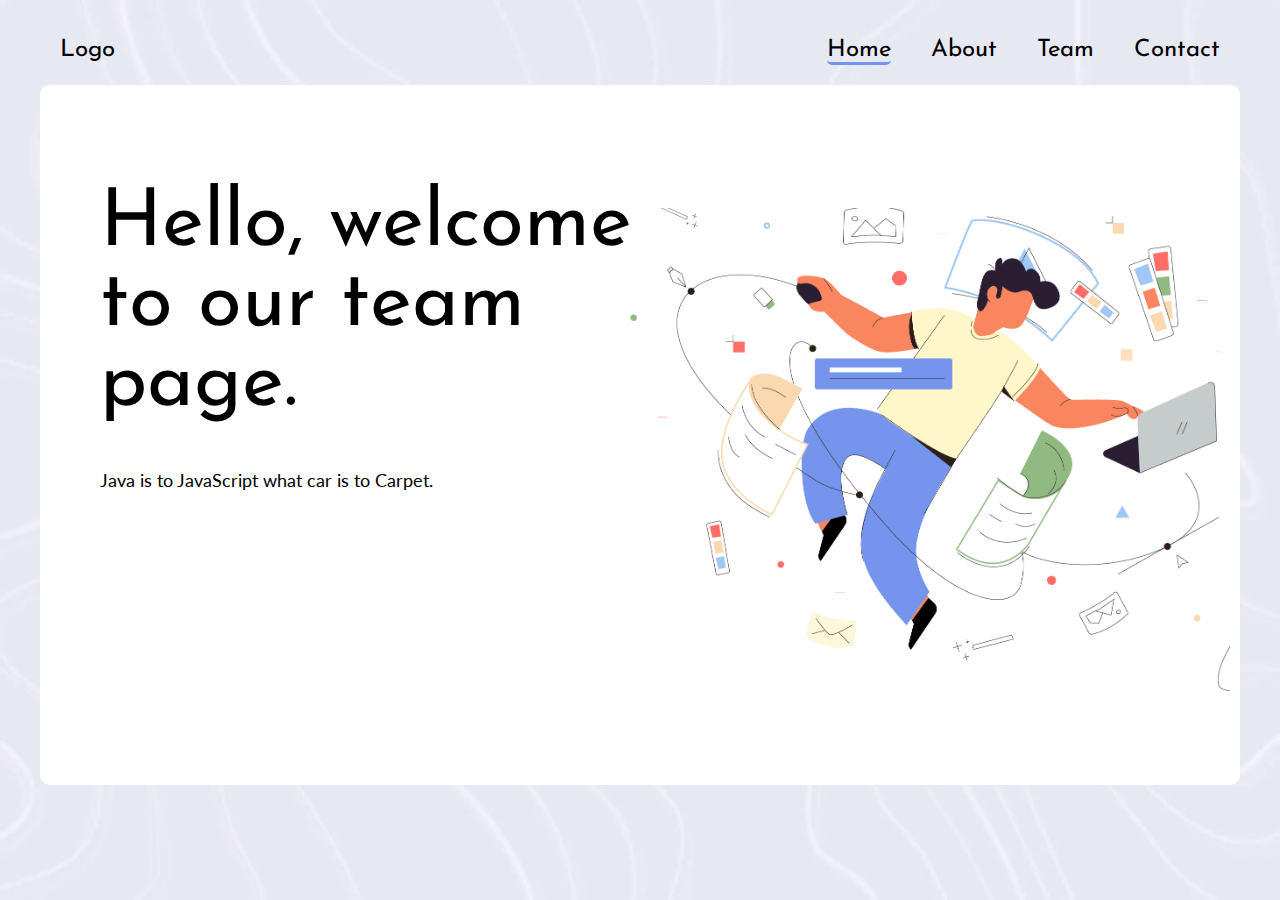
<file: index.html>
<html>
  <head>
    <meta name="viewport" content="width=device-width, initial-scale=1.0">
    <title>Our dev team - Home</title>
    <link rel="stylesheet" href="style.css">
    <link rel="preconnect" href="https://fonts.gstatic.com">
    <link href="https://fonts.googleapis.com/css2?family=Josefin+Sans:wght@500&family=Lato&display=swap" rel="stylesheet">
  </head>
  <body>
    <div class="container">

      <div class='navbar'>
        <p class="logo">Logo</p>
        <a href="index.html"><p class='nav-button selected'>Home</p></a>
        <a href="about.html"><p class='nav-button'>About</p></a>
        <a href="team.html"><p class='nav-button'>Team</p></a>
        <a href="contact.html"><p class='nav-button'>Contact</p></a>
      </div>

      <div class='main'>
        <img src="img/home.png" class="page-image">
        <div class="title">
          Hello, welcome to our team page.
        </div>
        <div class="subtitle">
          Java is to JavaScript what car is to Carpet.
        </div>
      </div>
    </div>
  </body>
</html>
</file>
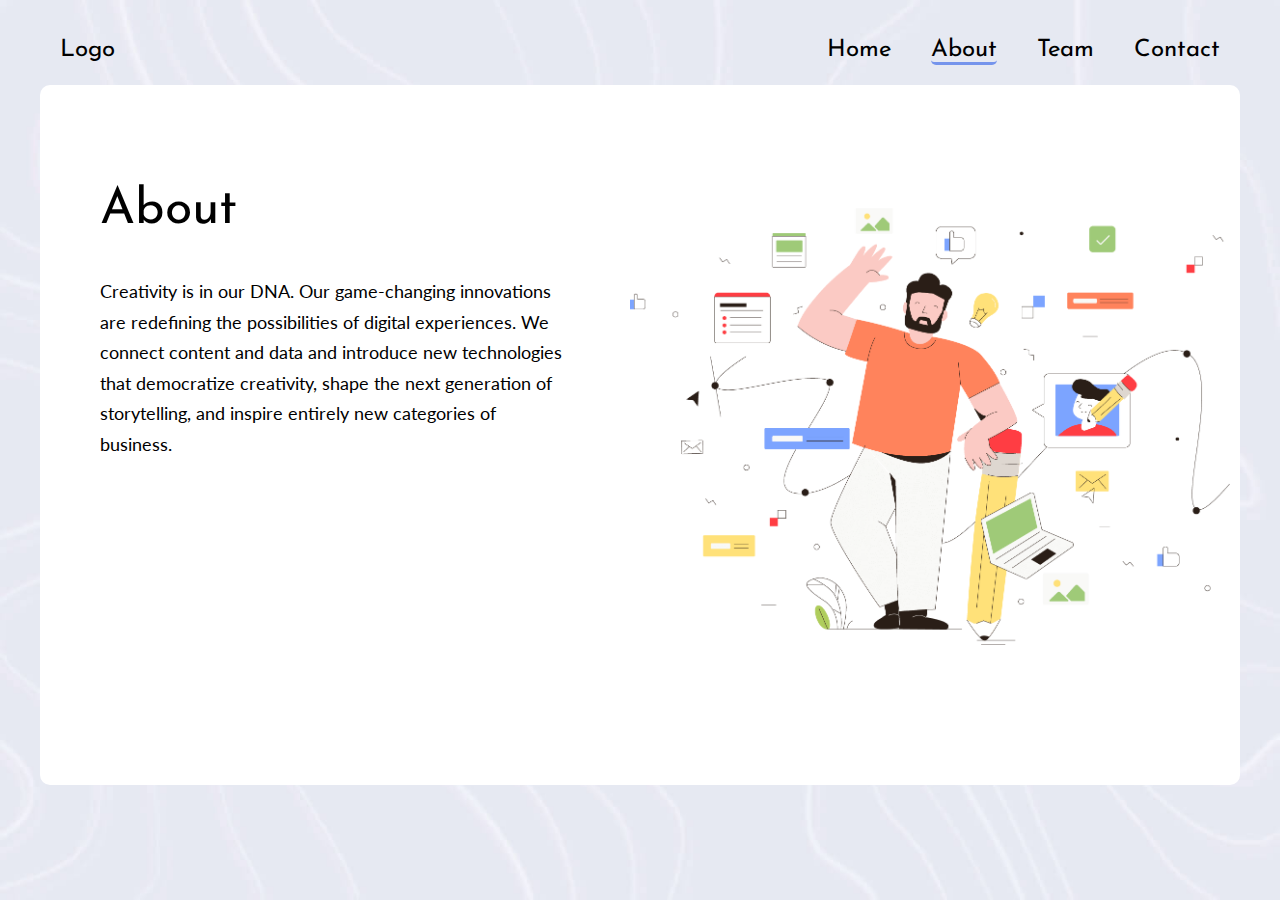
<file: about.html>
<html>
  <head>
    <meta name="viewport" content="width=device-width, initial-scale=1.0">
    <title>Climate change - Home</title>
    <link rel="stylesheet" href="style.css">
    <link rel="preconnect" href="https://fonts.gstatic.com">
    <link href="https://fonts.googleapis.com/css2?family=Bree+Serif&display=swap" rel="stylesheet">
    <link href="https://fonts.googleapis.com/css2?family=Josefin+Sans:wght@500&family=Lato&display=swap" rel="stylesheet">
  </head>
  <body>


    <div class="container">
        
      <div class='navbar'>
        <p class="logo">Logo</p>
        <a href="index.html"><p class='nav-button'>Home</p></a>
        <a href="about.html"><p class='nav-button selected' >About</p></a>
        <a href="team.html"><p class='nav-button'>Team</p></a>
        <a href="contact.html"><p class='nav-button'>Contact</p></a>
      </div>

      
    <div class='main'>
        <img src="img/about.png" class="page-image">
          <div class="title header">
            About
          </div>
          <div class="subtitle">
            <p>Creativity is in our DNA. Our game-changing innovations are redefining the possibilities of digital experiences. We connect content and data and introduce new technologies that democratize creativity, shape the next generation of storytelling, and inspire entirely new categories of business.</p>

        </div>

      </div>
    </div>
  </body>
</html>
</file>
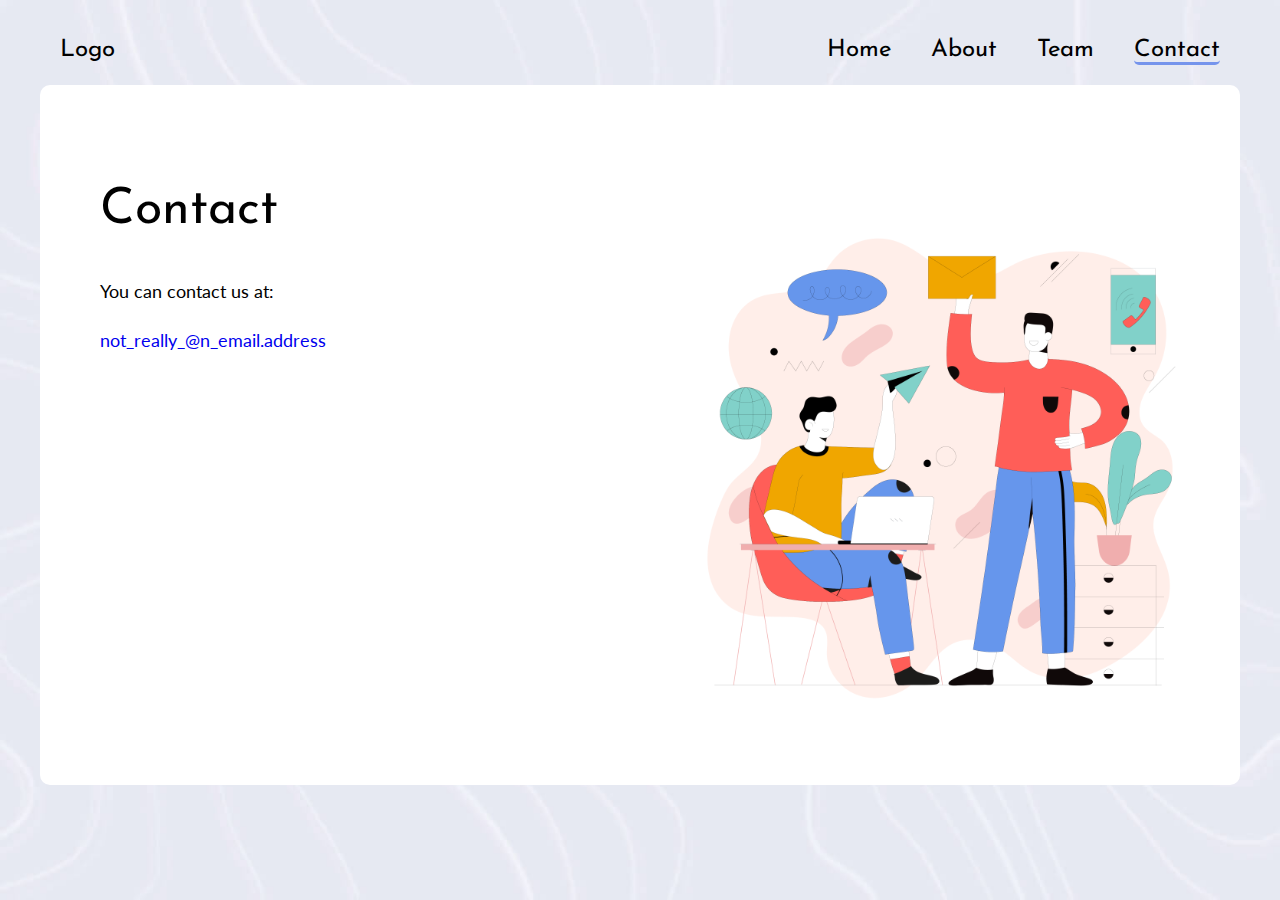
<file: contact.html>
<html>
  <head>
    <meta name="viewport" content="width=device-width, initial-scale=1.0">
    <title>Climate change - Contact</title>
    <link rel="stylesheet" href="style.css">
    <link rel="preconnect" href="https://fonts.gstatic.com">
    <link href="https://fonts.googleapis.com/css2?family=Bree+Serif&display=swap" rel="stylesheet">
    <link href="https://fonts.googleapis.com/css2?family=Josefin+Sans:wght@500&family=Lato&display=swap" rel="stylesheet">

  </head>
  <body>


    <div class="container">
        
      <div class='navbar'>
        <p class="logo">Logo</p>
        <a href="index.html"><p class='nav-button '>Home</p></a>
        <a href="about.html"><p class='nav-button'>About</p></a>
        <a href="team.html"><p class='nav-button'>Team</p></a>
        <a href="contact.html"><p class='nav-button selected'>Contact</p></a>
      </div>

      
    <div class='main'>
        <img src="img/contact.png" class="page-image">
          <div class="title header">
            Contact
          </div>
          <div class="subtitle">
            <p>You can contact us at:</p> 
            <p><a href="mailto: not_really_@n_email.address" class="email">not_really_@n_email.address</a></p>
          </div>

      </div>
    </div>
  </body>
</html>

<!-- test -->
</file>
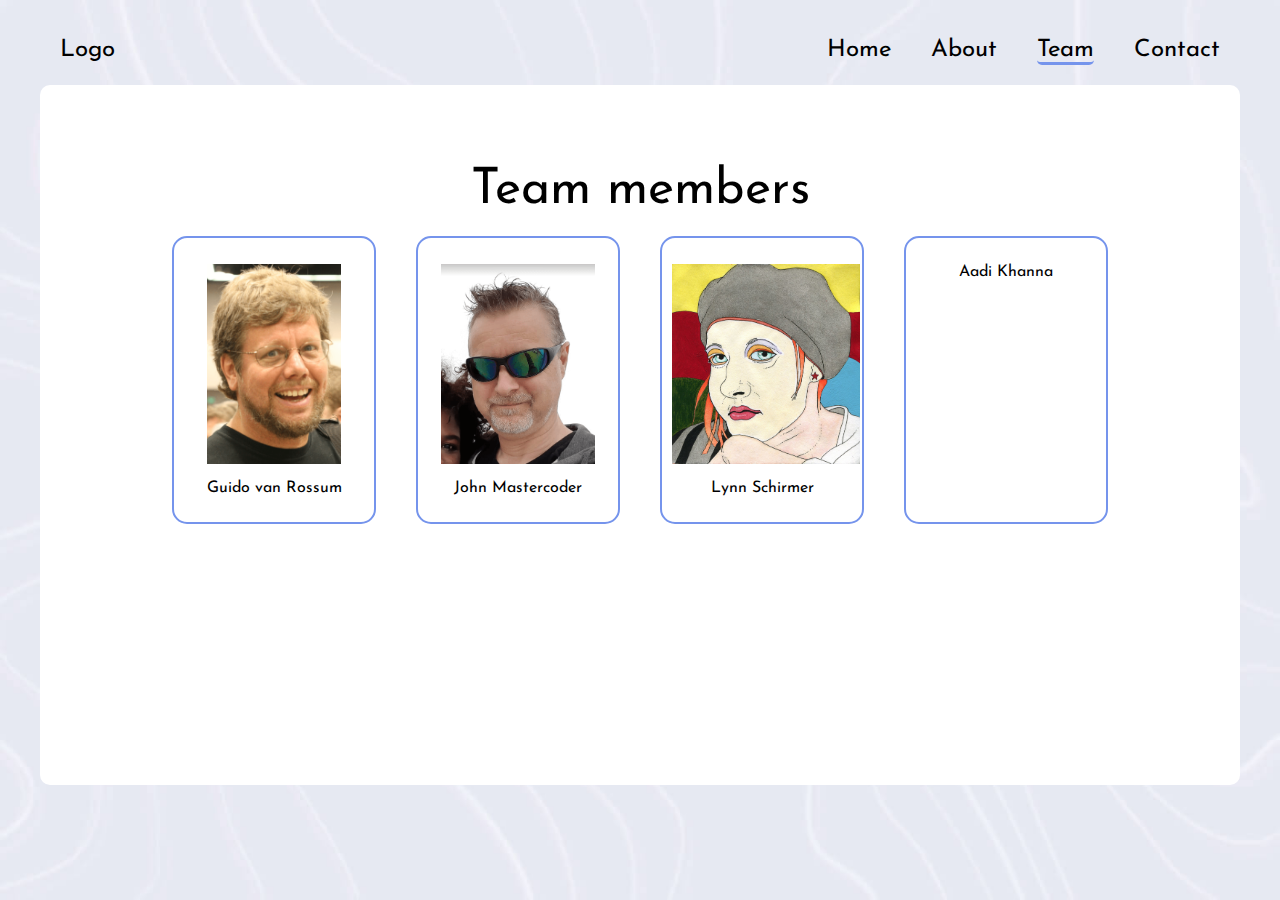
<file: team.html>
<html>
  <head>
    <meta name="viewport" content="width=device-width, initial-scale=1.0">
    <title>Team page</title>
    <link rel="stylesheet" href="style.css">
    <link rel="preconnect" href="https://fonts.gstatic.com">
    <link href="https://fonts.googleapis.com/css2?family=Bree+Serif&display=swap" rel="stylesheet">
    <link href="https://fonts.googleapis.com/css2?family=Josefin+Sans:wght@500&family=Lato&display=swap" rel="stylesheet">
  </head>
  <body>
    <div class="container">

      <div class='navbar'>
        <p class="logo">Logo</p>
        <a href="index.html"><p class='nav-button'>Home</p></a>
        <a href="about.html"><p class='nav-button'>About</p></a>
        <a href="team.html"><p class='nav-button selected'>Team</p></a>
        <a href="contact.html"><p class='nav-button'>Contact</p></a>
      </div>

      <div class='main team'>
        <h1 class="header1 header">
          Team members
        </h1>
        <div class="team-members">
          <div class="member">
            <p><img class="member-pic" src="img/guido.png"></p>
            <p>Guido van Rossum</p>
          </div>
          <div class="member">
            <p><img class="member-pic" src="img/Alex_001.png"></p>
            <p>John Mastercoder</p>
          </div>

          <div class="member">
            <p><img class="member-pic" src="img/LynnSchirmer-Portrait-By-LarryLandsverk-2020.jpg"></p>
            <p>Lynn Schirmer</p>

          </div>

          <div class="member">
            <p>Aadi Khanna</p>

          </div>

  


        </div>

      </div>
    </div>
  </body>
</html>
</file>
<file: style.css>
body{
  background-color: #e7e9f2;
  background-image: url("img/bg.jpg");
  background-size: cover;
  font-family: 'Josefin Sans', sans-serif;
}

.container{
  position: relative;
  width: 1200px;
  margin: auto;
}

.navbar{
  font-size: 24px;
  padding-top: 10px;
  text-align: right;
  display: flex;
  justify-content: flex-end;
  flex-wrap: wrap;
}

a {
  text-decoration: none;
}

.nav-button{
  border-radius: 5px;
  color: black;
  margin: 20px;
}

.selected {
  border-bottom:3px solid #7594ec;
  border-radius: none;
}

.logo {
  flex-grow: 1;
  margin: 20px;
  text-align: left;
}

.main{
  background-color: white;
  min-height: 700px;
  margin-top: 10px;
  color: black;
  border-radius: 10px;
  margin: auto;
}

.page-image{
  position: absolute;
  width: 600px;
  right: 10px;
  top: 200px;
}

.banner{
  margin-bottom: 20px;
}

.title{
  font-size: 80px;
  margin-left: 60px;
  padding-top: 100px;
  width: 600px;
}

.subtitle{
  font-size: 18px;
  margin-left: 60px;
  margin-top: 40px;
  font-family: 'Lato', sans-serif;
  max-width: 470px;
  line-height:1.7;
}

.header1{
  font-size: 80px;
  width: 600px;
  text-align: center;
  margin:auto;
  padding-top:80px;
  font-weight:normal;
}
.header{
  font-size:50px;
}

.text1{
  font-size: 14px;
}

.team-members{
  display:flex;
  justify-content:center;
  flex-wrap: wrap;
}

.member{
  width: 180px;
  display:inline-block;
  margin: 20px;
  text-align: center;
  border: #7594ec solid 2px;
  border-radius: 15px;
  padding: 10px;
  margin-top: 20px;
}

.member img {
  height: 200px;
}

@media (max-width: 1000px){
  .navbar{
    float: left;
  }
  .logo{
    display: none;
  }
 }
</file>
